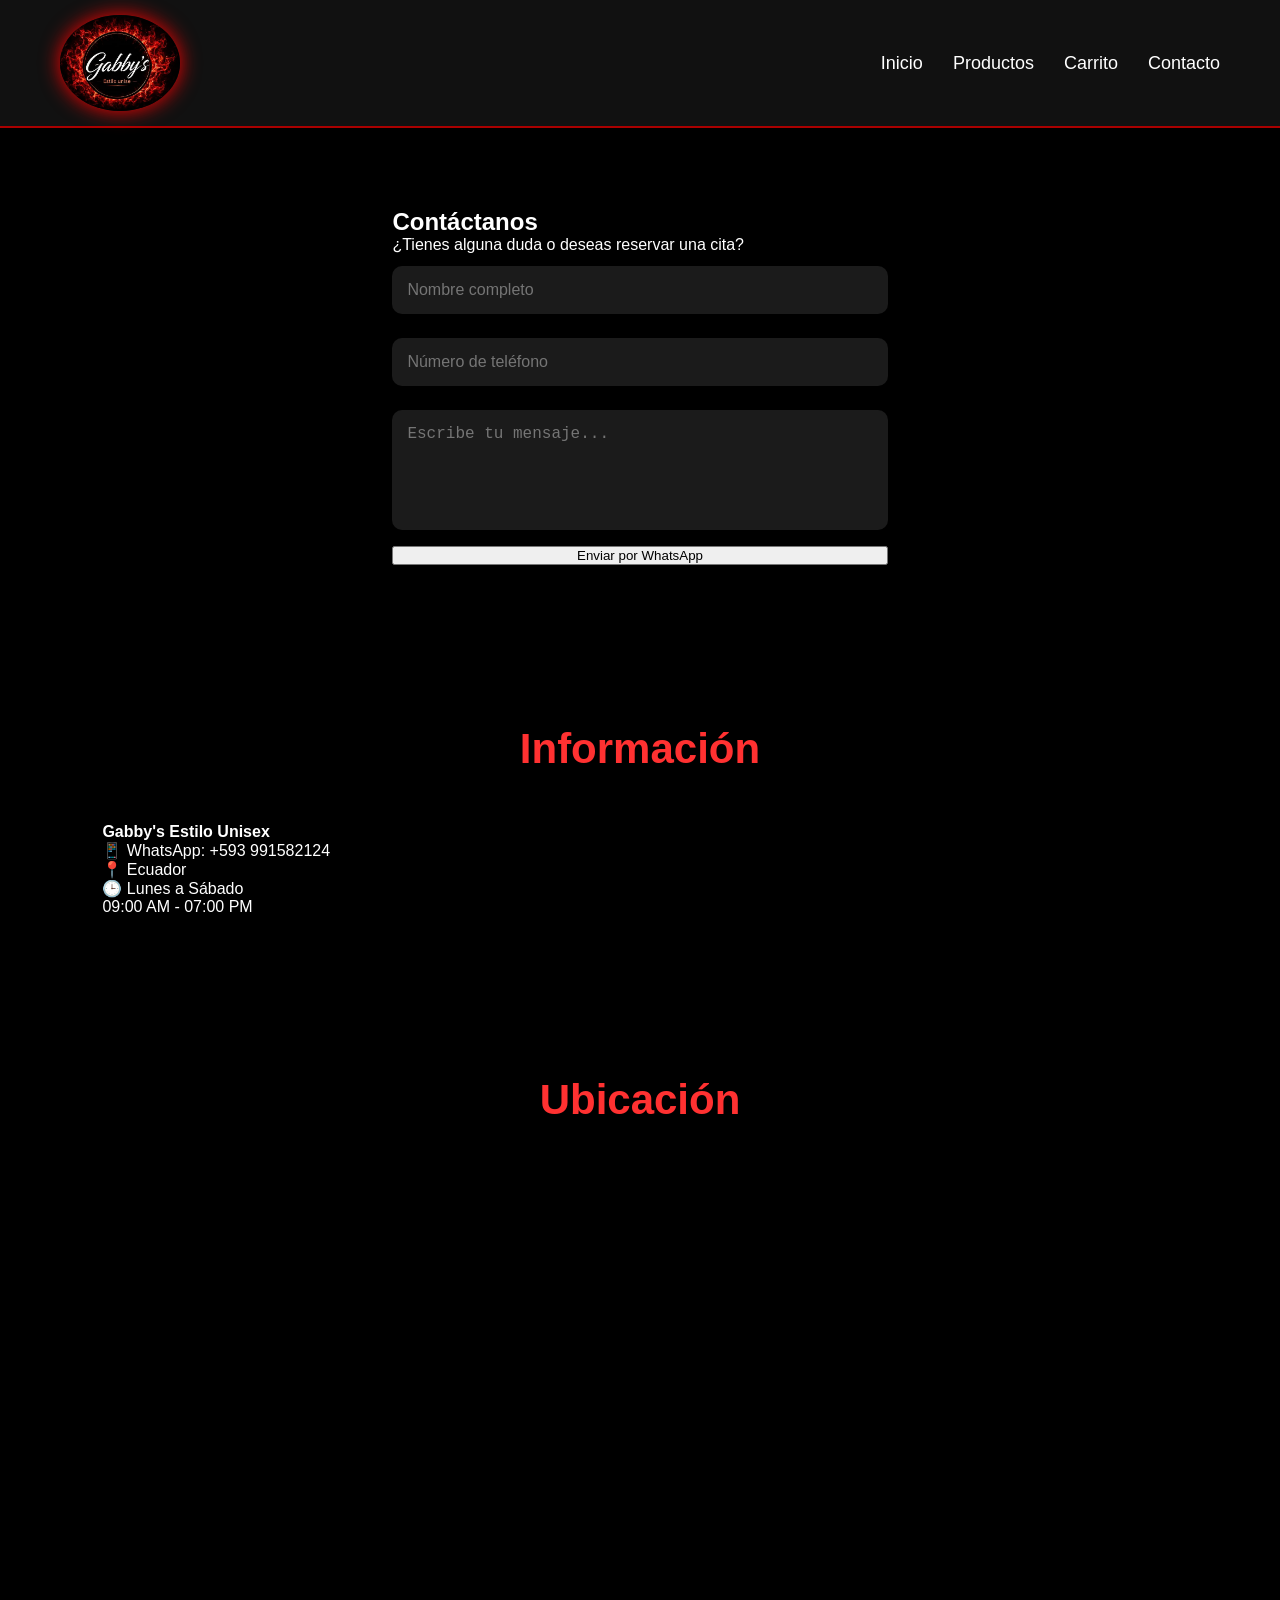
<file: contacto.html>
<!DOCTYPE html>
<html lang="es">

<head>

    <meta charset="UTF-8">

    <meta name="viewport" content="width=device-width, initial-scale=1.0">

    <title>Contacto | Gabby's Estilo Unisex</title>

    <link rel="stylesheet" href="css/style.css">

</head>

<body>

    <!-- ENCABEZADO -->

    <header>

        <img src="img/logo.jpg" alt="Gabby's" class="logo">

        <nav>

            <a href="index.html">Inicio</a>

            <a href="productos.html">Productos</a>

            <a href="carrito.html">Carrito</a>

            <a href="contacto.html" class="activo">Contacto</a>

        </nav>

    </header>

    <!-- CONTACTO -->

    <section class="contacto">

        <h1>Contáctanos</h1>

        <p>¿Tienes alguna duda o deseas reservar una cita?</p>

        <form id="formulario">

            <input
                type="text"
                id="nombre"
                placeholder="Nombre completo"
                required>

            <input
                type="tel"
                id="telefono"
                placeholder="Número de teléfono"
                required>

            <textarea
                id="mensaje"
                rows="5"
                placeholder="Escribe tu mensaje..."
                required></textarea>

            <button
                type="button"
                onclick="enviarWhatsApp()">

                Enviar por WhatsApp

            </button>

        </form>

    </section>

    <!-- INFORMACIÓN -->

    <section class="info">

        <h2>Información</h2>

        <p><strong>Gabby's Estilo Unisex</strong></p>

        <p>📱 WhatsApp: +593 991582124</p>

        <p>📍 Ecuador</p>

        <p>🕒 Lunes a Sábado</p>

        <p>09:00 AM - 07:00 PM</p>

    </section>

    <!-- MAPA -->

    <section class="mapa">

        <h2>Ubicación</h2>

        <iframe
            src="https://www.google.com/maps?q=Ecuador&output=embed"
            width="100%"
            height="350"
            style="border:0;"
            allowfullscreen=""
            loading="lazy">
        </iframe>

    </section>

    <script src="js/main.js"></script>

</body>

</html>
</file>
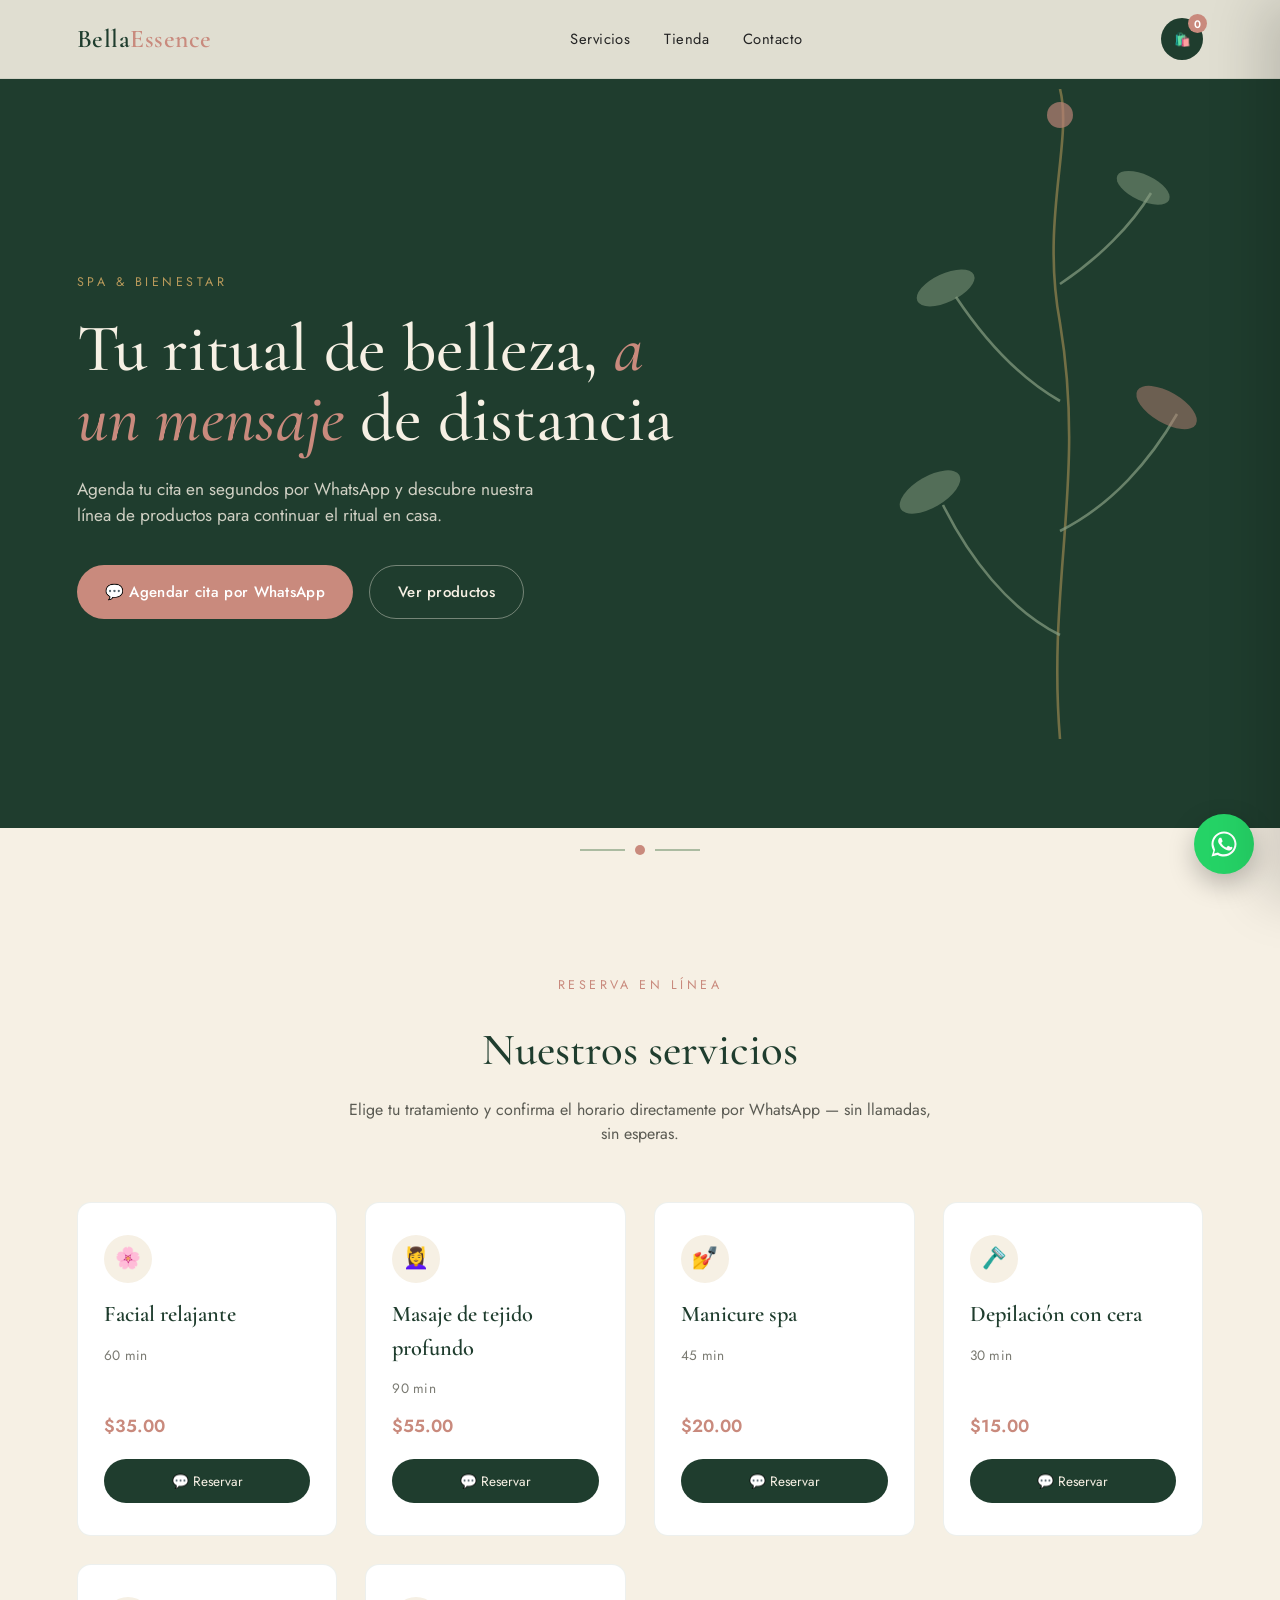
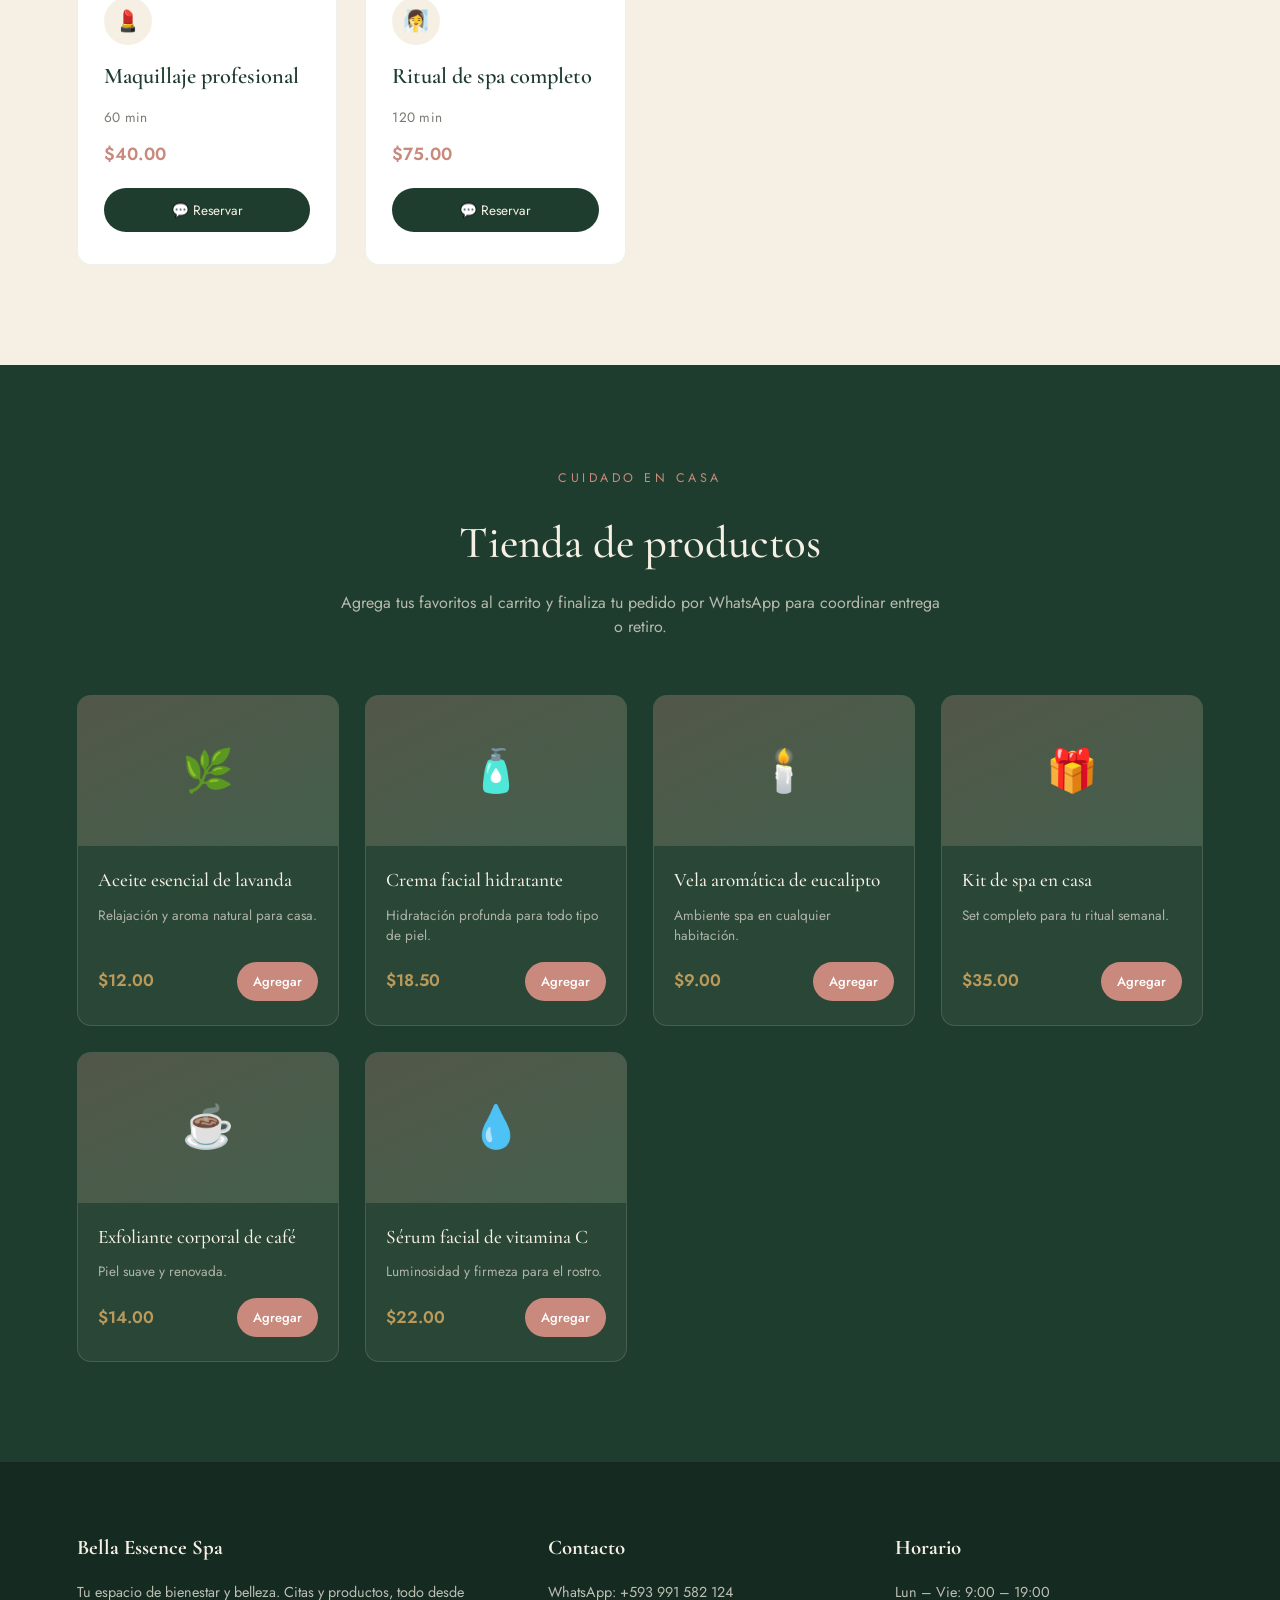
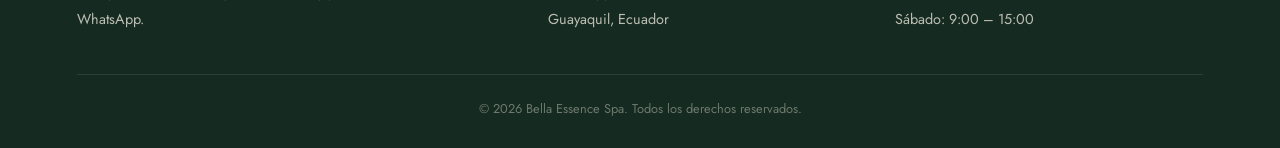
<file: paginagabby.html>
<!DOCTYPE html>
<html lang="es">
<head>
<meta charset="UTF-8">
<meta name="viewport" content="width=device-width, initial-scale=1.0">
<title>Bella Essence Spa — Citas y Tienda</title>
<link rel="preconnect" href="https://fonts.googleapis.com">
<link href="https://fonts.googleapis.com/css2?family=Cormorant+Garamond:ital,wght@0,400;0,500;0,600;1,500&family=Jost:wght@300;400;500;600&display=swap" rel="stylesheet">
<style>
  :root{
    --forest:#1F3D2E;
    --forest-deep:#152A20;
    --sand:#F6F0E4;
    --sage:#93AA8C;
    --clay:#C98A7D;
    --gold:#B99A5B;
    --ink:#232323;
    --white:#FFFFFF;
    --radius:14px;
  }
  *{box-sizing:border-box;margin:0;padding:0;}
  html{scroll-behavior:smooth;}
  body{
    font-family:'Jost',sans-serif;
    color:var(--ink);
    background:var(--sand);
    line-height:1.5;
    overflow-x:hidden;
  }
  h1,h2,h3,.serif{font-family:'Cormorant Garamond',serif;}
  a{text-decoration:none;color:inherit;}
  ul{list-style:none;}
  img,svg{display:block;max-width:100%;}
  button{font-family:inherit;cursor:pointer;border:none;background:none;}

  /* ---------- Header ---------- */
  header{
    position:fixed;top:0;left:0;right:0;
    display:flex;align-items:center;justify-content:space-between;
    padding:18px 6vw;
    background:rgba(246,240,228,0.9);
    backdrop-filter:blur(6px);
    z-index:100;
    border-bottom:1px solid rgba(31,61,46,0.08);
  }
  .logo{font-family:'Cormorant Garamond',serif;font-size:1.6rem;font-weight:600;letter-spacing:.5px;color:var(--forest);}
  .logo span{color:var(--clay);}
  nav.main-nav ul{display:flex;gap:34px;font-size:.92rem;letter-spacing:.03em;}
  nav.main-nav a{position:relative;padding-bottom:4px;}
  nav.main-nav a::after{
    content:"";position:absolute;left:0;bottom:0;width:0;height:1px;background:var(--gold);
    transition:width .3s ease;
  }
  nav.main-nav a:hover::after{width:100%;}
  .header-actions{display:flex;align-items:center;gap:18px;}
  .cart-btn{
    position:relative;width:42px;height:42px;border-radius:50%;
    background:var(--forest);color:var(--sand);
    display:flex;align-items:center;justify-content:center;
    transition:transform .25s ease;
  }
  .cart-btn:hover{transform:scale(1.06);}
  .cart-badge{
    position:absolute;top:-4px;right:-4px;
    background:var(--clay);color:white;
    font-size:.68rem;font-weight:600;
    width:19px;height:19px;border-radius:50%;
    display:flex;align-items:center;justify-content:center;
  }
  .menu-toggle{display:none;font-size:1.6rem;color:var(--forest);}

  /* ---------- Hero ---------- */
  .hero{
    position:relative;
    min-height:92vh;
    background:var(--forest);
    color:var(--sand);
    display:flex;align-items:center;
    padding:0 6vw;
    overflow:hidden;
  }
  .hero-inner{max-width:640px;z-index:2;padding-top:60px;}
  .eyebrow{
    font-size:.78rem;letter-spacing:.28em;text-transform:uppercase;
    color:var(--gold);margin-bottom:22px;display:inline-block;
  }
  .hero h1{
    font-size:clamp(2.6rem,5.4vw,4.2rem);
    font-weight:500;line-height:1.05;margin-bottom:22px;
  }
  .hero h1 em{font-style:italic;color:var(--clay);}
  .hero p{font-size:1.08rem;color:rgba(246,240,228,.82);max-width:480px;margin-bottom:36px;}
  .btn-row{display:flex;gap:16px;flex-wrap:wrap;}
  .btn{
    display:inline-flex;align-items:center;gap:10px;
    padding:15px 28px;border-radius:100px;
    font-size:.94rem;letter-spacing:.02em;font-weight:500;
    transition:transform .25s ease, box-shadow .25s ease;
  }
  .btn-primary{background:var(--clay);color:white;}
  .btn-primary:hover{transform:translateY(-2px);box-shadow:0 10px 24px rgba(201,138,125,.35);}
  .btn-outline{border:1px solid rgba(246,240,228,.4);color:var(--sand);}
  .btn-outline:hover{background:rgba(246,240,228,.08);}

  .branch{
    position:absolute;right:-40px;top:50%;transform:translateY(-50%);
    width:46%;max-width:520px;opacity:.9;
  }
  @media(prefers-reduced-motion:no-preference){
    .branch{animation:sway 8s ease-in-out infinite;}
  }
  @keyframes sway{
    0%,100%{transform:translateY(-50%) rotate(0deg);}
    50%{transform:translateY(-52%) rotate(1.5deg);}
  }

  .divider{
    display:flex;justify-content:center;padding:10px 0;
    color:var(--sage);
  }
  .divider svg{width:120px;height:24px;}

  /* ---------- Sections ---------- */
  section.block{padding:100px 6vw;}
  .section-head{text-align:center;max-width:600px;margin:0 auto 56px;}
  .section-head .eyebrow{color:var(--clay);}
  .section-head h2{font-size:clamp(2rem,3.6vw,2.8rem);color:var(--forest);font-weight:500;}
  .section-head p{color:#5b5b53;margin-top:14px;font-size:1rem;}

  /* Services */
  .services-grid{
    display:grid;grid-template-columns:repeat(auto-fit,minmax(250px,1fr));
    gap:28px;max-width:1180px;margin:0 auto;
  }
  .service-card{
    background:white;border-radius:var(--radius);
    padding:32px 26px;border:1px solid rgba(31,61,46,.08);
    display:flex;flex-direction:column;gap:14px;
    transition:transform .25s ease, box-shadow .25s ease;
  }
  .service-card:hover{transform:translateY(-6px);box-shadow:0 18px 34px rgba(31,61,46,.1);}
  .service-icon{
    width:48px;height:48px;border-radius:50%;
    background:var(--sand);display:flex;align-items:center;justify-content:center;
    color:var(--forest);font-size:1.3rem;
  }
  .service-card h3{font-size:1.4rem;color:var(--forest);font-weight:600;}
  .service-meta{font-size:.85rem;color:#7a7a72;letter-spacing:.02em;}
  .service-price{font-size:1.1rem;color:var(--clay);font-weight:600;margin-top:auto;}
  .book-btn{
    margin-top:6px;padding:12px 18px;border-radius:100px;
    background:var(--forest);color:var(--sand);font-size:.85rem;
    display:flex;align-items:center;justify-content:center;gap:8px;
    transition:background .25s ease;
  }
  .book-btn:hover{background:var(--forest-deep);}

  /* Shop */
  section.shop{background:var(--forest);color:var(--sand);}
  section.shop .section-head h2{color:var(--sand);}
  section.shop .section-head p{color:rgba(246,240,228,.7);}
  .products-grid{
    display:grid;grid-template-columns:repeat(auto-fit,minmax(230px,1fr));
    gap:26px;max-width:1180px;margin:0 auto;
  }
  .product-card{
    background:rgba(246,240,228,.05);
    border:1px solid rgba(246,240,228,.14);
    border-radius:var(--radius);
    overflow:hidden;
    display:flex;flex-direction:column;
    transition:transform .25s ease, border-color .25s ease;
  }
  .product-card:hover{transform:translateY(-6px);border-color:var(--gold);}
  .product-thumb{
    height:150px;display:flex;align-items:center;justify-content:center;
    font-size:2.6rem;background:linear-gradient(155deg,rgba(201,138,125,.25),rgba(147,170,140,.25));
  }
  .product-body{padding:20px 20px 24px;display:flex;flex-direction:column;gap:10px;flex:1;}
  .product-body h3{font-size:1.2rem;font-weight:500;}
  .product-body .desc{font-size:.85rem;color:rgba(246,240,228,.65);flex:1;}
  .product-footer{display:flex;align-items:center;justify-content:space-between;margin-top:6px;}
  .product-price{color:var(--gold);font-weight:600;font-size:1.05rem;}
  .add-btn{
    padding:10px 16px;border-radius:100px;background:var(--clay);color:white;
    font-size:.82rem;font-weight:500;transition:transform .2s ease;
  }
  .add-btn:hover{transform:scale(1.05);}
  .add-btn:active{transform:scale(.96);}

  /* Footer */
  footer{background:var(--forest-deep);color:rgba(246,240,228,.75);padding:70px 6vw 30px;}
  .footer-grid{
    display:grid;grid-template-columns:1.4fr 1fr 1fr;gap:40px;
    max-width:1180px;margin:0 auto 40px;
  }
  .footer-grid h4{color:var(--sand);font-family:'Cormorant Garamond',serif;font-size:1.3rem;margin-bottom:16px;}
  .footer-grid p, .footer-grid li{font-size:.9rem;line-height:1.9;}
  .footer-bottom{
    text-align:center;font-size:.8rem;color:rgba(246,240,228,.4);
    border-top:1px solid rgba(246,240,228,.1);padding-top:24px;max-width:1180px;margin:0 auto;
  }

  /* WhatsApp floating button */
  .wa-float{
    position:fixed;bottom:26px;right:26px;z-index:90;
    width:60px;height:60px;border-radius:50%;
    background:#25D366;color:white;
    display:flex;align-items:center;justify-content:center;
    box-shadow:0 10px 26px rgba(0,0,0,.25);
    transition:transform .25s ease;
  }
  .wa-float:hover{transform:scale(1.08);}

  /* Cart drawer */
  .cart-overlay{
    position:fixed;inset:0;background:rgba(21,42,32,.45);
    opacity:0;pointer-events:none;transition:opacity .3s ease;z-index:150;
  }
  .cart-overlay.open{opacity:1;pointer-events:auto;}
  .cart-drawer{
    position:fixed;top:0;right:0;bottom:0;width:min(420px,92vw);
    background:var(--sand);z-index:160;
    transform:translateX(100%);transition:transform .35s ease;
    display:flex;flex-direction:column;
    box-shadow:-20px 0 50px rgba(0,0,0,.15);
  }
  .cart-drawer.open{transform:translateX(0);}
  .cart-head{
    display:flex;align-items:center;justify-content:space-between;
    padding:24px 26px;border-bottom:1px solid rgba(31,61,46,.1);
  }
  .cart-head h3{font-size:1.5rem;color:var(--forest);}
  .close-cart{font-size:1.6rem;color:var(--forest);line-height:1;}
  .cart-items{flex:1;overflow-y:auto;padding:10px 26px;}
  .cart-empty{text-align:center;padding:60px 20px;color:#8a8a80;font-size:.95rem;}
  .cart-item{
    display:flex;gap:14px;padding:16px 0;border-bottom:1px solid rgba(31,61,46,.08);
  }
  .cart-item .thumb{
    width:56px;height:56px;border-radius:10px;flex-shrink:0;
    background:linear-gradient(155deg,rgba(201,138,125,.25),rgba(147,170,140,.35));
    display:flex;align-items:center;justify-content:center;font-size:1.5rem;
  }
  .cart-item .info{flex:1;display:flex;flex-direction:column;gap:6px;}
  .cart-item .info-top{display:flex;justify-content:space-between;gap:8px;}
  .cart-item h4{font-size:.98rem;font-weight:500;color:var(--ink);}
  .cart-item .price{font-size:.88rem;color:var(--clay);font-weight:600;white-space:nowrap;}
  .qty-row{display:flex;align-items:center;gap:10px;}
  .qty-btn{
    width:26px;height:26px;border-radius:50%;background:var(--forest);color:var(--sand);
    display:flex;align-items:center;justify-content:center;font-size:.9rem;
  }
  .qty-val{font-size:.9rem;min-width:16px;text-align:center;}
  .remove-item{font-size:.78rem;color:#a44;text-decoration:underline;margin-left:auto;}
  .cart-summary{padding:22px 26px 28px;border-top:1px solid rgba(31,61,46,.1);}
  .summary-row{display:flex;justify-content:space-between;font-size:.95rem;margin-bottom:8px;color:#555;}
  .summary-total{display:flex;justify-content:space-between;font-size:1.2rem;font-weight:600;color:var(--forest);margin:14px 0 20px;}
  .checkout-btn{
    width:100%;padding:16px;border-radius:100px;background:#25D366;color:white;
    font-size:.95rem;font-weight:600;display:flex;align-items:center;justify-content:center;gap:10px;
  }
  .checkout-btn:hover{filter:brightness(1.05);}

  @media(max-width:860px){
    nav.main-nav{display:none;}
    .menu-toggle{display:block;}
    .branch{display:none;}
    .footer-grid{grid-template-columns:1fr;}
  }
</style>
</head>
<body>

<header>
  <a href="#" class="logo">Bella<span>Essence</span></a>
  <nav class="main-nav">
    <ul>
      <li><a href="#servicios">Servicios</a></li>
      <li><a href="#tienda">Tienda</a></li>
      <li><a href="#contacto">Contacto</a></li>
    </ul>
  </nav>
  <div class="header-actions">
    <button class="cart-btn" id="cartBtn" aria-label="Abrir carrito">
      🛍️
      <span class="cart-badge" id="cartBadge">0</span>
    </button>
  </div>
</header>

<section class="hero">
  <div class="hero-inner">
    <span class="eyebrow">Spa &amp; Bienestar</span>
    <h1>Tu ritual de belleza, <em>a un mensaje</em> de distancia</h1>
    <p>Agenda tu cita en segundos por WhatsApp y descubre nuestra línea de productos para continuar el ritual en casa.</p>
    <div class="btn-row">
      <a class="btn btn-primary" href="https://wa.me/593991582124?text=Hola%2C%20quiero%20agendar%20una%20cita%20en%20Bella%20Essence%20Spa" target="_blank">
        💬 Agendar cita por WhatsApp
      </a>
      <a class="btn btn-outline" href="#tienda">Ver productos</a>
    </div>
  </div>
  <svg class="branch" viewBox="0 0 400 500" xmlns="http://www.w3.org/2000/svg">
    <path d="M200 500 C 190 380, 220 300, 200 180 C 185 100, 210 40, 200 0" stroke="#B99A5B" stroke-width="2" fill="none" opacity="0.6"/>
    <path d="M200 420 C 160 400, 130 360, 110 320" stroke="#93AA8C" stroke-width="2" fill="none" opacity="0.7"/>
    <ellipse cx="100" cy="310" rx="26" ry="12" fill="#93AA8C" opacity="0.5" transform="rotate(-30 100 310)"/>
    <path d="M200 340 C 240 320, 270 285, 290 250" stroke="#93AA8C" stroke-width="2" fill="none" opacity="0.7"/>
    <ellipse cx="282" cy="245" rx="26" ry="12" fill="#C98A7D" opacity="0.5" transform="rotate(30 282 245)"/>
    <path d="M200 240 C 165 220, 140 190, 120 160" stroke="#93AA8C" stroke-width="2" fill="none" opacity="0.7"/>
    <ellipse cx="112" cy="153" rx="24" ry="11" fill="#93AA8C" opacity="0.5" transform="rotate(-25 112 153)"/>
    <path d="M200 150 C 230 130, 255 105, 270 80" stroke="#93AA8C" stroke-width="2" fill="none" opacity="0.7"/>
    <ellipse cx="264" cy="76" rx="22" ry="10" fill="#93AA8C" opacity="0.5" transform="rotate(25 264 76)"/>
    <circle cx="200" cy="20" r="10" fill="#C98A7D" opacity="0.7"/>
  </svg>
</section>

<div class="divider">
  <svg viewBox="0 0 120 24"><path d="M0 12 H45 M75 12 H120" stroke="#93AA8C" stroke-width="1.4"/><circle cx="60" cy="12" r="5" fill="#C98A7D"/></svg>
</div>

<section class="block" id="servicios">
  <div class="section-head">
    <span class="eyebrow">Reserva en línea</span>
    <h2>Nuestros servicios</h2>
    <p>Elige tu tratamiento y confirma el horario directamente por WhatsApp — sin llamadas, sin esperas.</p>
  </div>
  <div class="services-grid" id="servicesGrid"></div>
</section>

<section class="block shop" id="tienda">
  <div class="section-head">
    <span class="eyebrow">Cuidado en casa</span>
    <h2>Tienda de productos</h2>
    <p>Agrega tus favoritos al carrito y finaliza tu pedido por WhatsApp para coordinar entrega o retiro.</p>
  </div>
  <div class="products-grid" id="productsGrid"></div>
</section>

<footer id="contacto">
  <div class="footer-grid">
    <div>
      <h4>Bella Essence Spa</h4>
      <p>Tu espacio de bienestar y belleza. Citas y productos, todo desde WhatsApp.</p>
    </div>
    <div>
      <h4>Contacto</h4>
      <ul>
        <li>WhatsApp: +593 991 582 124</li>
        <li>Guayaquil, Ecuador</li>
      </ul>
    </div>
    <div>
      <h4>Horario</h4>
      <ul>
        <li>Lun – Vie: 9:00 – 19:00</li>
        <li>Sábado: 9:00 – 15:00</li>
      </ul>
    </div>
  </div>
  <div class="footer-bottom">© 2026 Bella Essence Spa. Todos los derechos reservados.</div>
</footer>

<a class="wa-float" href="https://wa.me/593991582124?text=Hola%2C%20me%20gustar%C3%ADa%20m%C3%A1s%20informaci%C3%B3n" target="_blank" aria-label="Escribir por WhatsApp">
  <svg width="30" height="30" viewBox="0 0 24 24" fill="white"><path d="M17.5 14.4c-.3-.1-1.7-.8-1.9-.9-.3-.1-.4-.1-.6.1-.2.3-.7.9-.8 1-.2.2-.3.2-.5.1-.3-.1-1.2-.4-2.2-1.4-.8-.7-1.4-1.6-1.5-1.9-.2-.3 0-.4.1-.6.1-.1.3-.3.4-.5.1-.1.2-.3.3-.4.1-.2 0-.3 0-.5-.1-.1-.6-1.5-.8-2-.2-.5-.4-.4-.6-.4h-.5c-.2 0-.5.1-.7.3-.2.3-.9.9-.9 2.2s1 2.5 1.1 2.7c.1.2 2 3 4.8 4.2.7.3 1.2.5 1.6.6.7.2 1.3.2 1.8.1.5-.1 1.7-.7 1.9-1.3.2-.6.2-1.2.2-1.3-.1-.1-.3-.2-.5-.3z"/><path d="M12 2C6.5 2 2 6.5 2 12c0 1.9.5 3.7 1.5 5.3L2 22l4.9-1.3c1.5.8 3.3 1.3 5.1 1.3 5.5 0 10-4.5 10-10S17.5 2 12 2zm0 18.2c-1.6 0-3.2-.4-4.5-1.2l-.3-.2-3.2.8.9-3.1-.2-.3C4 14 3.6 12.5 3.6 12c0-4.6 3.8-8.4 8.4-8.4s8.4 3.8 8.4 8.4-3.8 8.2-8.4 8.2z"/></svg>
</a>

<div class="cart-overlay" id="cartOverlay"></div>
<aside class="cart-drawer" id="cartDrawer">
  <div class="cart-head">
    <h3>Tu carrito</h3>
    <button class="close-cart" id="closeCart" aria-label="Cerrar carrito">&times;</button>
  </div>
  <div class="cart-items" id="cartItems"></div>
  <div class="cart-summary">
    <div class="summary-row"><span>Subtotal</span><span id="cartSubtotal">$0.00</span></div>
    <div class="summary-total"><span>Total</span><span id="cartTotal">$0.00</span></div>
    <button class="checkout-btn" id="checkoutBtn">💬 Finalizar pedido por WhatsApp</button>
  </div>
</aside>

<script>
  const WHATSAPP_NUMBER = "593991582124";

  const services = [
    {icon:"🌸", name:"Facial relajante", meta:"60 min", price:35},
    {icon:"💆‍♀️", name:"Masaje de tejido profundo", meta:"90 min", price:55},
    {icon:"💅", name:"Manicure spa", meta:"45 min", price:20},
    {icon:"🪒", name:"Depilación con cera", meta:"30 min", price:15},
    {icon:"💄", name:"Maquillaje profesional", meta:"60 min", price:40},
    {icon:"🧖‍♀️", name:"Ritual de spa completo", meta:"120 min", price:75},
  ];

  const products = [
    {id:"p1", icon:"🌿", name:"Aceite esencial de lavanda", desc:"Relajación y aroma natural para casa.", price:12.00},
    {id:"p2", icon:"🧴", name:"Crema facial hidratante", desc:"Hidratación profunda para todo tipo de piel.", price:18.50},
    {id:"p3", icon:"🕯️", name:"Vela aromática de eucalipto", desc:"Ambiente spa en cualquier habitación.", price:9.00},
    {id:"p4", icon:"🎁", name:"Kit de spa en casa", desc:"Set completo para tu ritual semanal.", price:35.00},
    {id:"p5", icon:"☕", name:"Exfoliante corporal de café", desc:"Piel suave y renovada.", price:14.00},
    {id:"p6", icon:"💧", name:"Sérum facial de vitamina C", desc:"Luminosidad y firmeza para el rostro.", price:22.00},
  ];

  // cart state (en memoria — se reinicia al recargar la página)
  let cart = [];

  const servicesGrid = document.getElementById("servicesGrid");
  services.forEach(s=>{
    const msg = encodeURIComponent(`Hola, quiero agendar una cita para *${s.name}* (${s.meta}, $${s.price.toFixed(2)}). ¿Qué horarios tienen disponibles?`);
    servicesGrid.innerHTML += `
      <div class="service-card">
        <div class="service-icon">${s.icon}</div>
        <h3>${s.name}</h3>
        <div class="service-meta">${s.meta}</div>
        <div class="service-price">$${s.price.toFixed(2)}</div>
        <a class="book-btn" href="https://wa.me/${WHATSAPP_NUMBER}?text=${msg}" target="_blank">💬 Reservar</a>
      </div>`;
  });

  const productsGrid = document.getElementById("productsGrid");
  function renderProducts(){
    productsGrid.innerHTML = products.map(p=>`
      <div class="product-card">
        <div class="product-thumb">${p.icon}</div>
        <div class="product-body">
          <h3>${p.name}</h3>
          <div class="desc">${p.desc}</div>
          <div class="product-footer">
            <span class="product-price">$${p.price.toFixed(2)}</span>
            <button class="add-btn" data-id="${p.id}">Agregar</button>
          </div>
        </div>
      </div>`).join("");
    productsGrid.querySelectorAll(".add-btn").forEach(btn=>{
      btn.addEventListener("click", ()=> addToCart(btn.dataset.id));
    });
  }
  renderProducts();

  function addToCart(id){
    const product = products.find(p=>p.id===id);
    const existing = cart.find(i=>i.id===id);
    if(existing){ existing.qty += 1; }
    else{ cart.push({...product, qty:1}); }
    renderCart();
    openCart();
  }

  function changeQty(id, delta){
    const item = cart.find(i=>i.id===id);
    if(!item) return;
    item.qty += delta;
    if(item.qty <= 0){ cart = cart.filter(i=>i.id!==id); }
    renderCart();
  }

  function removeItem(id){
    cart = cart.filter(i=>i.id!==id);
    renderCart();
  }

  const cartItemsEl = document.getElementById("cartItems");
  const cartBadge = document.getElementById("cartBadge");
  const cartSubtotal = document.getElementById("cartSubtotal");
  const cartTotal = document.getElementById("cartTotal");

  function renderCart(){
    const totalQty = cart.reduce((a,i)=>a+i.qty,0);
    cartBadge.textContent = totalQty;

    if(cart.length === 0){
      cartItemsEl.innerHTML = `<div class="cart-empty">Tu carrito está vacío.<br>Explora la tienda y agrega tus productos favoritos.</div>`;
    } else {
      cartItemsEl.innerHTML = cart.map(i=>`
        <div class="cart-item">
          <div class="thumb">${i.icon}</div>
          <div class="info">
            <div class="info-top">
              <h4>${i.name}</h4>
              <span class="price">$${(i.price*i.qty).toFixed(2)}</span>
            </div>
            <div class="qty-row">
              <button class="qty-btn" data-action="dec" data-id="${i.id}">−</button>
              <span class="qty-val">${i.qty}</span>
              <button class="qty-btn" data-action="inc" data-id="${i.id}">+</button>
              <button class="remove-item" data-action="remove" data-id="${i.id}">Eliminar</button>
            </div>
          </div>
        </div>`).join("");

      cartItemsEl.querySelectorAll("[data-action]").forEach(btn=>{
        const id = btn.dataset.id;
        const action = btn.dataset.action;
        btn.addEventListener("click", ()=>{
          if(action==="inc") changeQty(id, 1);
          if(action==="dec") changeQty(id, -1);
          if(action==="remove") removeItem(id);
        });
      });
    }

    const total = cart.reduce((a,i)=>a+i.price*i.qty,0);
    cartSubtotal.textContent = `$${total.toFixed(2)}`;
    cartTotal.textContent = `$${total.toFixed(2)}`;
  }
  renderCart();

  const cartDrawer = document.getElementById("cartDrawer");
  const cartOverlay = document.getElementById("cartOverlay");
  function openCart(){ cartDrawer.classList.add("open"); cartOverlay.classList.add("open"); }
  function closeCartFn(){ cartDrawer.classList.remove("open"); cartOverlay.classList.remove("open"); }

  document.getElementById("cartBtn").addEventListener("click", openCart);
  document.getElementById("closeCart").addEventListener("click", closeCartFn);
  cartOverlay.addEventListener("click", closeCartFn);

  document.getElementById("checkoutBtn").addEventListener("click", ()=>{
    if(cart.length === 0){
      alert("Tu carrito está vacío. Agrega productos antes de finalizar tu pedido.");
      return;
    }
    let msg = "Hola, quiero hacer el siguiente pedido:%0A%0A";
    cart.forEach(i=>{
      msg += `• ${i.name} x${i.qty} — $${(i.price*i.qty).toFixed(2)}%0A`;
    });
    const total = cart.reduce((a,i)=>a+i.price*i.qty,0);
    msg += `%0ATotal: $${total.toFixed(2)}`;
    window.open(`https://wa.me/${WHATSAPP_NUMBER}?text=${msg}`, "_blank");
  });
</script>

</body>
</html>
</file>
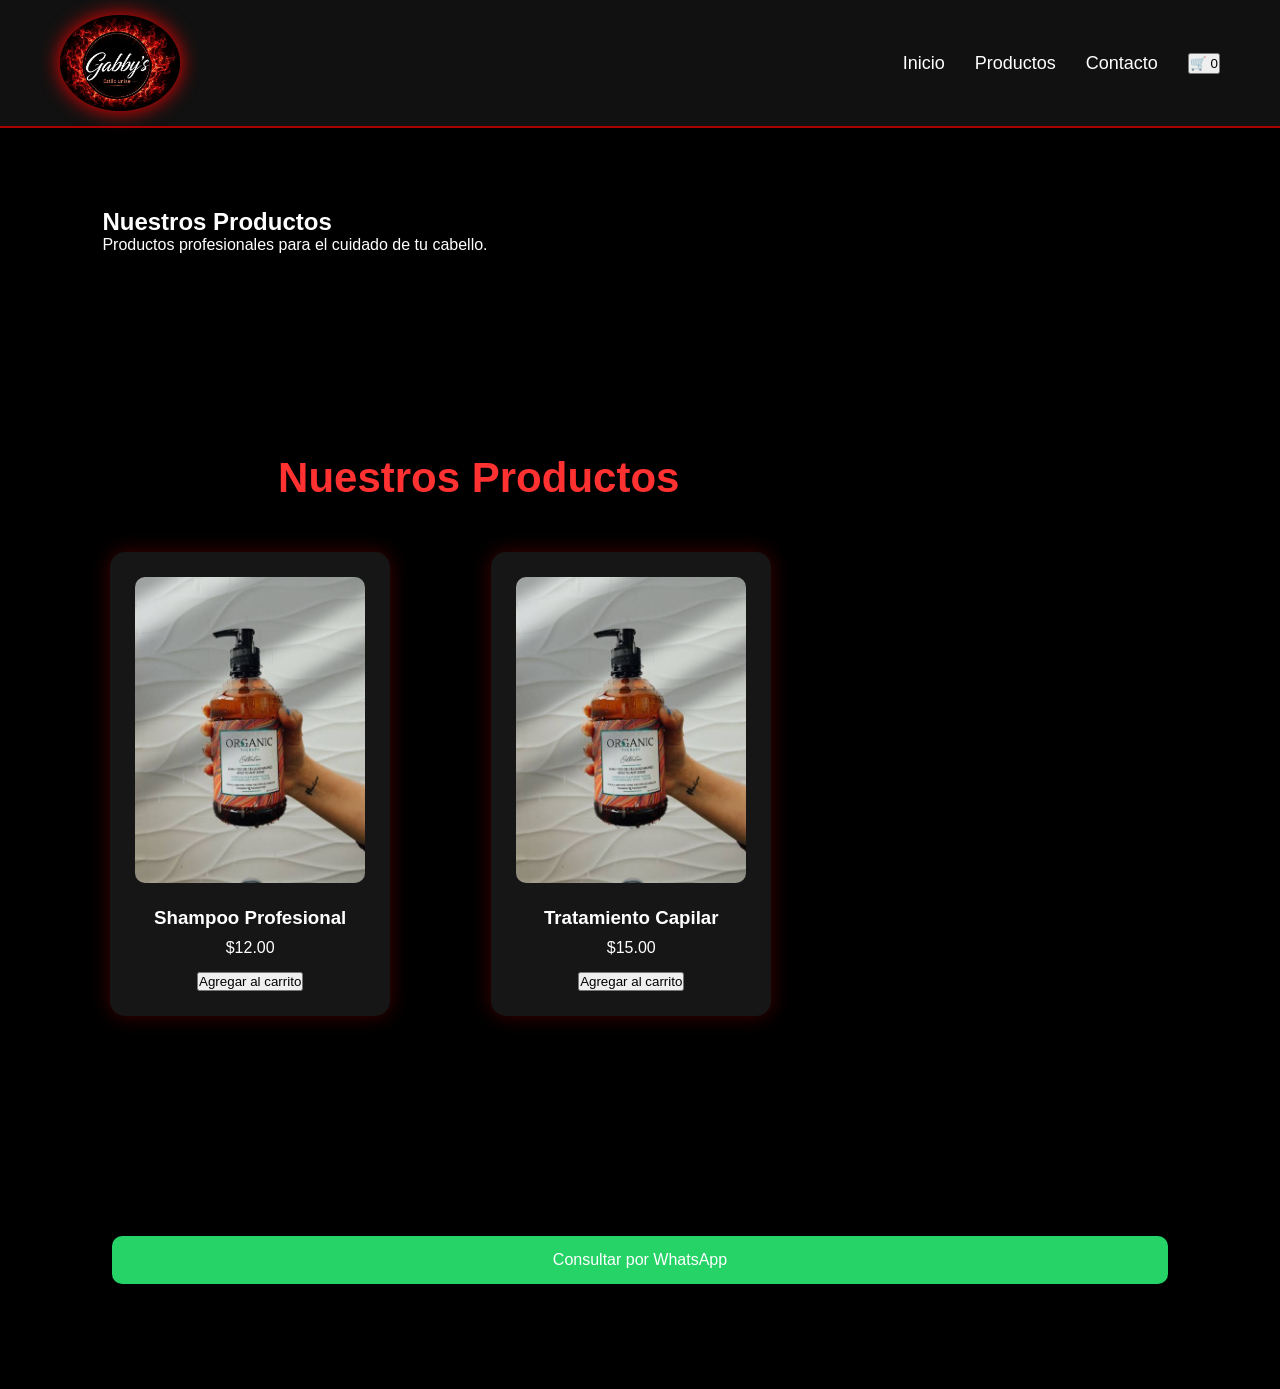
<file: productos.html>
<!DOCTYPE html>
<html lang="es">

<head>

<meta charset="UTF-8">

<meta name="viewport" content="width=device-width, initial-scale=1.0">

<title>Productos | Gabby's Estilo Unisex</title>

<link rel="stylesheet" href="css/style.css">

</head>


<body>


<!-- ================= HEADER ================= -->

<header>


<img src="img/logo.jpg" alt="Gabby's" class="logo">


<nav>

<a href="index.html">
Inicio
</a>


<a href="productos.html" class="activo">
Productos
</a>


<a href="contacto.html">
Contacto
</a>



<!-- BOTÓN ABRIR CARRITO -->

<button onclick="abrirCarrito()" class="btn-carrito">

🛒 <span id="contador">0</span>

</button>


</nav>


</header>





<!-- ================= TITULO ================= -->


<section class="titulo">


<h1>
Nuestros Productos
</h1>


<p>
Productos profesionales para el cuidado de tu cabello.
</p>


</section>





<!-- ================= PRODUCTOS ================= -->


<main class="contenedor-productos">


<section class="catalogo">


<h2>
Nuestros Productos
</h2>



<div class="productos">



<!-- ================= PRODUCTO 1 ================= -->


<div class="card">


<img src="img/shampoo.jpg" alt="Shampoo">


<h3>
Shampoo Profesional
</h3>


<p>
$12.00
</p>


<button onclick="agregar('Shampoo Profesional',12)">

Agregar al carrito

</button>


</div>





<!-- ================= PRODUCTO 2 ================= -->


<div class="card">


<img src="img/shampoo.jpg" alt="Tratamiento">


<h3>
Tratamiento Capilar
</h3>


<p>
$15.00
</p>


<button onclick="agregar('Tratamiento Capilar',15)">

Agregar al carrito

</button>


</div>





<!-- ==================================================
     PEGA AQUÍ TUS DEMÁS PRODUCTOS
     
     Ejemplo:

<div class="card">

<img src="img/producto.jpg">

<h3>Nombre producto</h3>

<p>$20</p>

<button onclick="agregar('Nombre producto',20)">
Agregar al carrito
</button>

</div>

================================================== -->



</div>


</section>


</main>






<!-- ================= CARRITO DESPLEGABLE ================= -->


<aside id="panelCarrito" class="panel-carrito">



<div class="cabecera-carrito">


<h2>
🛒 Mi carrito
</h2>



<button onclick="cerrarCarrito()" class="cerrar-carrito">

✖

</button>



</div>





<div id="lista-carrito">


<p>
No hay productos
</p>


</div>





<h3>

Total:
$

<span id="total">
0.00
</span>


</h3>





<button onclick="enviarPedido()" class="finalizar">

Finalizar compra

</button>




</aside>






<!-- ================= WHATSAPP ================= -->


<section class="whatsapp">


<a class="btn"
href="https://wa.me/593991582124?text=Hola,%20quiero%20información%20sobre%20sus%20productos">


Consultar por WhatsApp


</a>


</section>






<!-- ================= JAVASCRIPT ================= -->


<script src="js/carrito.js"></script>

<script src="js/main.js"></script>


</body>

</html>
</file>
<file: css/style.css>
/*=========================
    RESET
==========================*/

*{
    margin:0;
    padding:0;
    box-sizing:border-box;
}

html{
    scroll-behavior:smooth;
}

body{
    background:#000;
    color:#fff;
    font-family:Arial, Helvetica, sans-serif;
    overflow-x:hidden;
}

/*=========================
    HEADER
==========================*/

header{
    width:100%;
    background:#111;
    display:flex;
    justify-content:space-between;
    align-items:center;
    padding:15px 60px;
    position:sticky;
    top:0;
    z-index:1000;
    border-bottom:2px solid #aa0000;
}

.logo{
    width:120px;
    border-radius:50%;
    box-shadow:0 0 20px red;
}

nav{
    display:flex;
    gap:30px;
}

nav a{
    color:white;
    text-decoration:none;
    font-size:18px;
    transition:.3s;
}

nav a:hover{
    color:#ff3333;
}

/*=========================
    HERO
==========================*/

.hero{
    min-height:100vh;

    display:flex;
    justify-content:center;
    align-items:center;

    text-align:center;

    padding:40px;

    background:
    linear-gradient(rgba(0,0,0,.75),
    rgba(0,0,0,.80)),
    url("../img/banner.jpg");

    background-size:cover;
    background-position:center;
}

.hero h1{
    font-size:70px;
    color:#ff3131;
}

.hero h2{
    font-size:35px;
    margin:20px 0;
}

.hero p{

    max-width:750px;

    margin:auto;

    font-size:22px;

    line-height:35px;

}

/*=========================
    BOTONES
==========================*/

.btn,
.btn2{

    display:inline-block;

    margin:25px 10px;

    padding:15px 35px;

    color:white;

    background:#d00000;

    border-radius:10px;

    text-decoration:none;

    border:none;

    cursor:pointer;

    transition:.4s;

}

.btn:hover,
.btn2:hover{

    background:#ff0000;

    transform:scale(1.05);

}

/*=========================
    SECCIONES
==========================*/

section{

    padding:80px 8%;

}

section h2{

    text-align:center;

    font-size:42px;

    color:#ff3131;

    margin-bottom:50px;

}

/*=========================
    CONTENEDOR
==========================*/

.contenedor{

    display:flex;

    justify-content:center;

    flex-wrap:wrap;

    gap:30px;

}

/*=========================
    TARJETAS
==========================*/

.card{

    width:280px;

    background:#161616;

    border-radius:15px;

    padding:25px;

    text-align:center;

    transition:.4s;

    box-shadow:0 0 20px rgba(255,0,0,.25);

}

.card:hover{

    transform:translateY(-10px);

    box-shadow:0 0 30px red;

}

.card img{

    width:100%;

    border-radius:10px;

}

.card h3{

    margin:20px 0 10px;

}

.card p{

    margin-bottom:15px;

}

/*=========================
    GALERÍA
==========================*/

.imagenes{

    display:grid;

    grid-template-columns:repeat(auto-fit,minmax(250px,1fr));

    gap:20px;

}

.imagenes img{

    width:100%;

    height:280px;

    object-fit:cover;

    border-radius:15px;

    transition:.4s;

}

.imagenes img:hover{

    transform:scale(1.05);

}

/*=========================
    FAQ
==========================*/

details{

    max-width:900px;

    margin:20px auto;

    background:#161616;

    border-left:5px solid red;

    border-radius:10px;

    padding:18px;

}

summary{

    cursor:pointer;

    font-size:22px;

    font-weight:bold;

}

details p{

    margin-top:15px;

    font-size:18px;

    color:#ddd;

}

/*=========================
    CONTACTO
==========================*/

.contacto{

    max-width:700px;

    margin:auto;

}

.contacto input,
.contacto textarea{

    width:100%;

    padding:15px;

    margin:12px 0;

    background:#1b1b1b;

    border:none;

    border-radius:10px;

    color:white;

    font-size:16px;

}

.contacto textarea{

    resize:none;

}

.contacto button{

    width:100%;

}

/*=========================
    FOOTER
==========================*/

footer{

    background:#111;

    text-align:center;

    padding:50px 20px;

    border-top:3px solid red;

}

footer h2{

    color:#ff3131;

    margin-bottom:20px;

}

footer p{

    margin:8px;

}

/*=========================
    RESPONSIVE
==========================*/

@media(max-width:900px){

header{

    flex-direction:column;

    gap:20px;

}

nav{

    flex-wrap:wrap;

    justify-content:center;

}

.hero h1{

    font-size:45px;

}

.hero h2{

    font-size:28px;

}

.hero p{

    font-size:18px;

}

.card{

    width:100%;

    max-width:350px;

}

}
.horario{
    display: flex;
    flex-direction: column;
    justify-content: center;
    align-items: center;

    text-align: center;

    min-height: 300px;

    padding: 80px 20px;

    background: #111;
}

.horario h2{
    color: #ff3131;
    font-size: 42px;
    margin-bottom: 20px;
}

.horario p{
    font-size: 22px;
    margin: 10px 0;
}
/*=========================
      PRODUCTOS
=========================*/

.contenedor-productos{

    display:grid;

    grid-template-columns:3fr 1fr;

    gap:30px;

    padding:40px;

}

/* Catálogo */

.productos{

    display:grid;

    grid-template-columns:repeat(auto-fit,minmax(250px,1fr));

    gap:25px;

}

/* Carrito */

.carrito{

    position:sticky;

    top:100px;

    height:fit-content;

    background:#111;

    border-radius:15px;

    padding:20px;

    box-shadow:0 0 20px rgba(255,0,0,.4);

}

.carrito h2{

    text-align:center;

    color:#ff3131;

    margin-bottom:20px;

}

#lista-carrito{

    min-height:250px;

    max-height:400px;

    overflow-y:auto;

    margin-bottom:20px;

}

#lista-carrito p{

    margin:10px 0;

    border-bottom:1px solid #333;

    padding-bottom:10px;

}

.carrito h3{

    margin:20px 0;

}

.carrito button{

    width:100%;

}

.icono-carrito{

position:fixed;

right:20px;

top:20px;

background:#222;

color:white;

border:none;

padding:15px;

border-radius:50%;

cursor:pointer;

z-index:2000;

}



.panel-carrito{

position:fixed;

right:-400px;

top:0;

width:350px;

height:100vh;

background:white;

box-shadow:-5px 0 15px #0003;

padding:20px;

transition:.4s;

z-index:1500;

overflow:auto;

}



.panel-carrito.activo{

right:0;

}



.cabecera-carrito{

display:flex;

justify-content:space-between;

align-items:center;

}



.cabecera-carrito button{

background:red;

color:white;

border:none;

padding:8px;

cursor:pointer;

}



.btn{

display:block;

background:#25D366;

color:white;

text-align:center;

padding:15px;

border-radius:10px;

text-decoration:none;

margin-top:20px;

}
</file>
